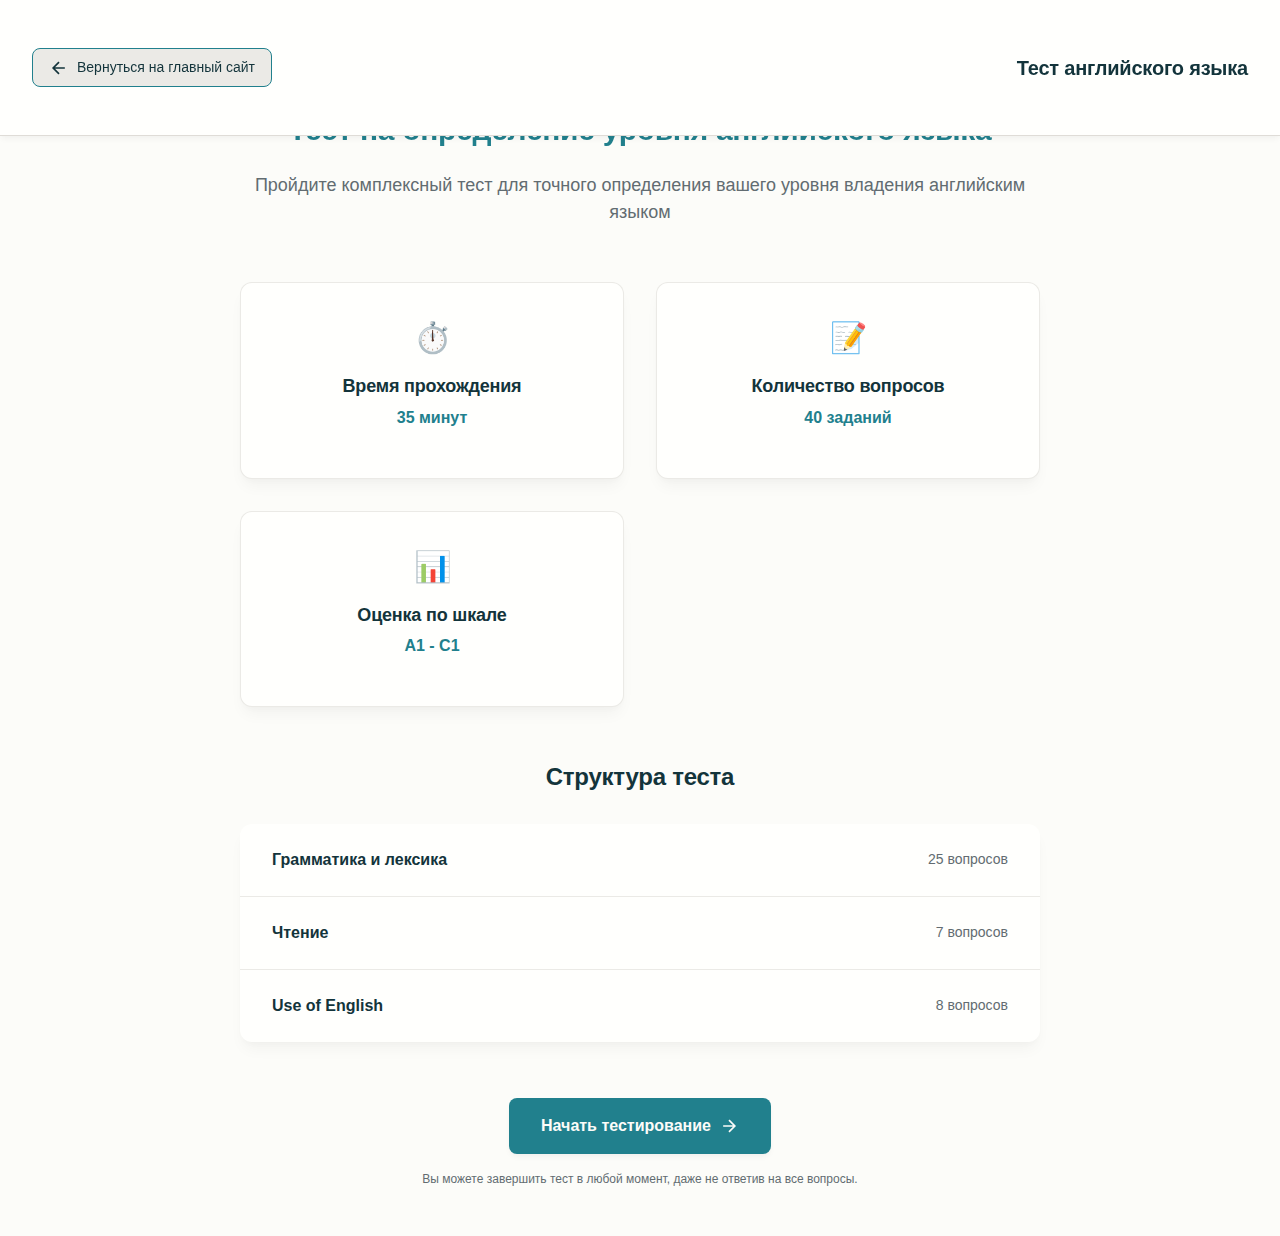
<file: index.html>
<!DOCTYPE html>
<html lang="ru">
<head>
    <meta charset="UTF-8">
    <meta name="viewport" content="width=device-width, initial-scale=1.0">
    <title>Тест на определение уровня английского языка</title>
    <link rel="stylesheet" href="test-style.css">
</head>
<body>
    <!-- Header with back button -->
    <header class="test-header-nav">
        <div class="container">
            <div class="nav-content">
                <a href="../index.html#contact" class="back-to-main">
                    <svg width="20" height="20" viewBox="0 0 24 24" fill="none" stroke="currentColor" stroke-width="2">
                        <path d="M19 12H5M12 19l-7-7 7-7"></path>
                    </svg>
                    Вернуться на главный сайт
                </a>
                <h3>Тест английского языка</h3>
            </div>
        </div>
    </header>

    <!-- Welcome Page -->
    <div id="welcomePage" class="page active">
        <div class="container">
            <div class="welcome-content">
                <div class="hero-section">
                    <h1 class="hero-title">Тест на определение уровня английского языка</h1>
                    <p class="hero-description">
                        Пройдите комплексный тест для точного определения вашего уровня владения английским языком
                    </p>
                </div>
                
                <div class="test-info-grid">
                    <div class="info-card">
                        <div class="info-icon">⏱️</div>
                        <h3>Время прохождения</h3>
                        <p>35 минут</p>
                    </div>
                    <div class="info-card">
                        <div class="info-icon">📝</div>
                        <h3>Количество вопросов</h3>
                        <p>40 заданий</p>
                    </div>
                    <div class="info-card">
                        <div class="info-icon">📊</div>
                        <h3>Оценка по шкале</h3>
                        <p>A1 - C1</p>
                    </div>
                </div>

                <div class="test-structure">
                    <h2>Структура теста</h2>
                    <div class="structure-list">
                        <div class="structure-item">
                            <span class="section-name">Грамматика и лексика</span>
                            <span class="section-count">25 вопросов</span>
                        </div>
                        <div class="structure-item">
                            <span class="section-name">Чтение</span>
                            <span class="section-count">7 вопросов</span>
                        </div>
                        <div class="structure-item">
                            <span class="section-name">Use of English</span>
                            <span class="section-count">8 вопросов</span>
                        </div>
                    </div>
                </div>

                <div class="start-section">
                    <button id="startTestBtn" class="btn btn-primary btn-large">
                        Начать тестирование
                        <svg width="20" height="20" viewBox="0 0 24 24" fill="none" stroke="currentColor" stroke-width="2">
                            <path d="M5 12h14M12 5l7 7-7 7"></path>
                        </svg>
                    </button>
                    <p class="test-note">Вы можете завершить тест в любой момент, даже не ответив на все вопросы.</p>
                </div>
            </div>
        </div>
    </div>

    <!-- Test Page -->
    <div id="testPage" class="page">
        <div class="container">
            <div class="test-progress-header">
                <div class="test-progress">
                    <div class="progress-info">
                        <span id="currentQuestion">1</span> из <span id="totalQuestions">40</span>
                    </div>
                    <div class="progress-bar">
                        <div id="progressFill" class="progress-fill"></div>
                    </div>
                </div>
                <div class="test-timer">
                    <div class="timer-icon">⏰</div>
                    <span id="timeRemaining">35:00</span>
                </div>
            </div>

            <!-- Question Navigation Panel -->
            <div class="question-nav-panel">
                <h4>Навигация по вопросам</h4>
                <div id="questionNavButtons" class="nav-buttons-grid">
                    <!-- Buttons will be generated here -->
                </div>
                <div class="nav-legend">
                    <div class="legend-item">
                        <div class="legend-color answered"></div>
                        <span>Отвечено</span>
                    </div>
                    <div class="legend-item">
                        <div class="legend-color current"></div>
                        <span>Текущий</span>
                    </div>
                    <div class="legend-item">
                        <div class="legend-color unanswered"></div>
                        <span>Не отвечено</span>
                    </div>
                </div>
            </div>

            <div class="question-container">
                <div id="questionContent" class="question-content">
                    <!-- Question will be loaded here -->
                </div>

                <div class="test-navigation">
                    <button id="prevBtn" class="btn btn-secondary">← Назад</button>
                    <div class="nav-center">
                        <button id="finishBtn" class="btn btn-warning">Завершить тест</button>
                    </div>
                    <button id="nextBtn" class="btn btn-primary">Далее →</button>
                </div>
            </div>
        </div>
    </div>

    <!-- Results Page -->
    <div id="resultsPage" class="page">
        <div class="container">
            <div class="results-content">
                <div class="results-header">
                    <h1>Результаты тестирования</h1>
                    <div class="score-circle">
                        <div class="score-number" id="scoreNumber">0</div>
                        <div class="score-total">из 40</div>
                    </div>
                </div>

                <div class="level-card" id="levelCard">
                    <div class="level-badge" id="levelBadge">A1</div>
                    <h2 id="levelTitle">Начальный уровень</h2>
                    <p id="levelDescription">Описание уровня будет здесь</p>
                </div>

                <div class="results-stats">
                    <div class="stat-item">
                        <span class="stat-label">Правильных ответов:</span>
                        <span class="stat-value" id="correctAnswers">0</span>
                    </div>
                    <div class="stat-item">
                        <span class="stat-label">Процент выполнения:</span>
                        <span class="stat-value" id="percentage">0%</span>
                    </div>
                    <div class="stat-item">
                        <span class="stat-label">Время прохождения:</span>
                        <span class="stat-value" id="timeTaken">00:00</span>
                    </div>
                    <div class="stat-item">
                        <span class="stat-label">Пропущено вопросов:</span>
                        <span class="stat-value" id="skippedCount">0</span>
                    </div>
                </div>

                <div class="results-actions">
                    <h3>Что делать дальше?</h3>
                    <div class="action-buttons">
                        <a href="../index.html#contact" class="btn btn-primary btn-large">
                            Связаться с репетитором
                            <svg width="20" height="20" viewBox="0 0 24 24" fill="none" stroke="currentColor" stroke-width="2">
                                <path d="M21 11.5a8.38 8.38 0 0 1-.9 3.8 8.5 8.5 0 0 1-7.6 4.7 8.38 8.38 0 0 1-3.8-.9L3 21l1.9-5.7a8.38 8.38 0 0 1-.9-3.8 8.5 8.5 0 0 1 4.7-7.6 8.38 8.38 0 0 1 3.8-.9h.5a8.48 8.48 0 0 1 8 8v.5z"></path>
                            </svg>
                        </a>
                        <button id="retakeBtn" class="btn btn-secondary btn-large">
                            Пройти тест заново
                        </button>
                        <a href="../index.html" class="btn btn-outline btn-large">
                            Вернуться на главную
                        </a>
                    </div>
                </div>
            </div>
        </div>
    </div>

    <!-- Warning Modal -->
    <div id="warningModal" class="modal">
        <div class="modal-content">
            <h3>Внимание!</h3>
            <p id="warningText">Вы не ответили на следующие вопросы:</p>
            <div id="unansweredList" class="unanswered-list"></div>
            <p class="warning-note">Вы можете вернуться и ответить на них, или завершить тест с текущими результатами.</p>
            <div class="modal-actions">
                <button id="continueTestBtn" class="btn btn-secondary">Продолжить тест</button>
                <button id="finishAnywayBtn" class="btn btn-warning">Завершить тест</button>
            </div>
        </div>
    </div>

    <script src="test-app.js"></script>
</body>
</html>
</file>
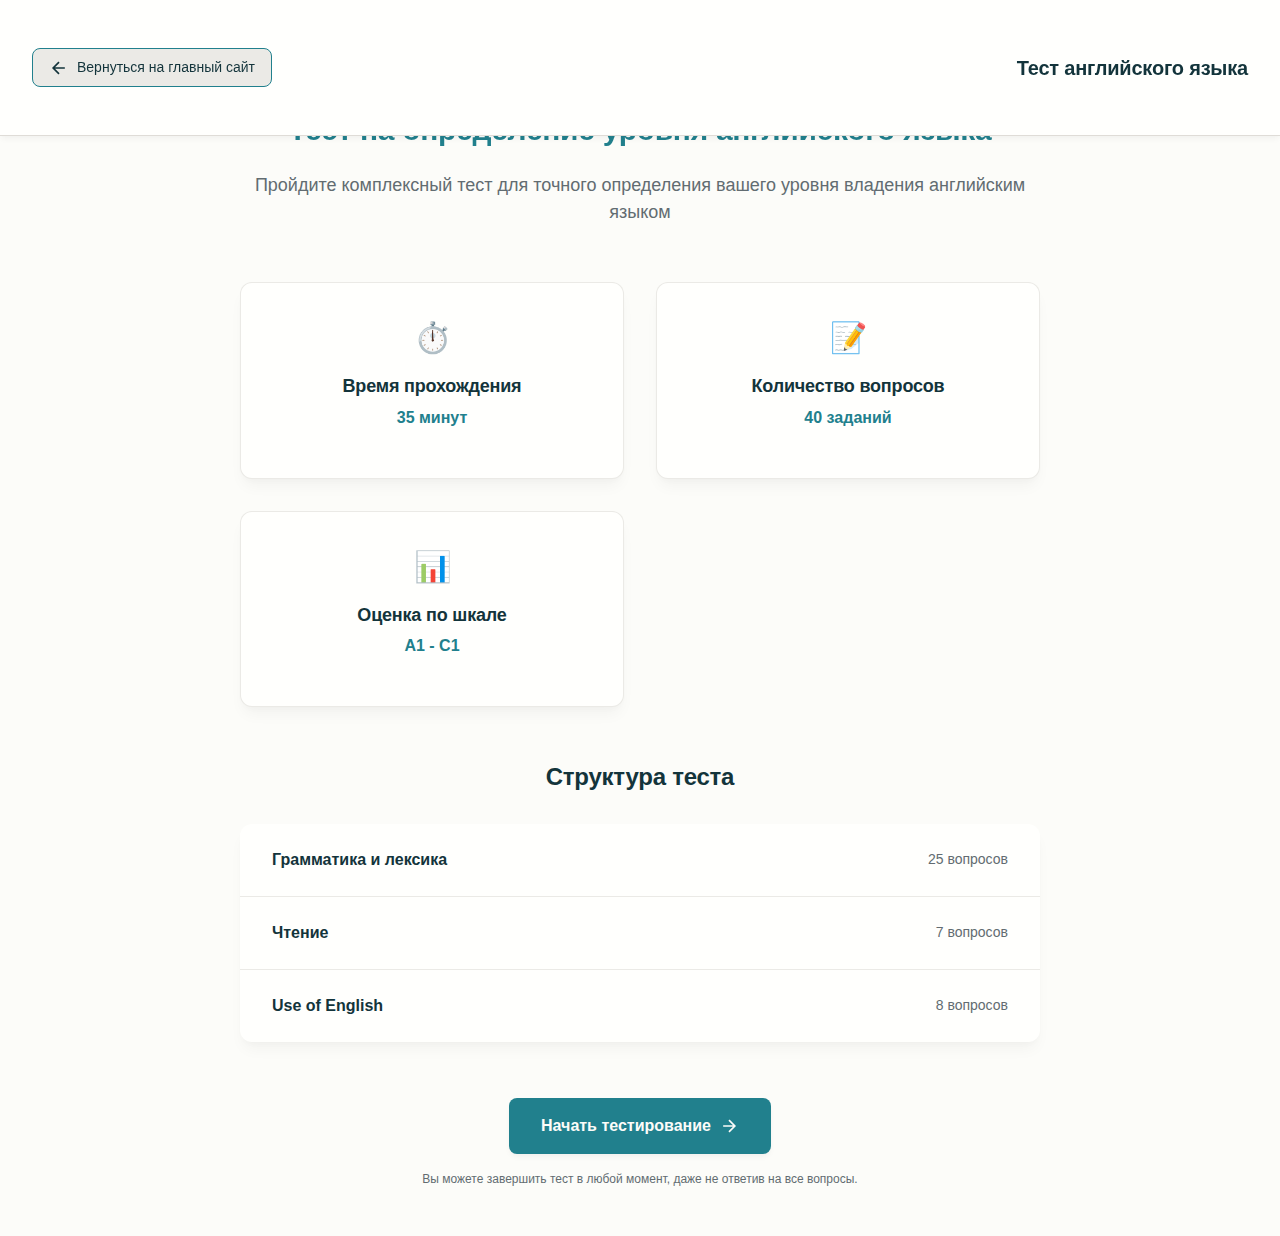
<file: index-updated.html>
<!DOCTYPE html>
<html lang="ru">
<head>
    <meta charset="UTF-8">
    <meta name="viewport" content="width=device-width, initial-scale=1.0">
    <title>Тест на определение уровня английского языка</title>
    <link rel="stylesheet" href="test-style.css">
</head>
<body>
    <!-- Header with back button -->
    <header class="test-header-nav">
        <div class="container">
            <div class="nav-content">
                <a href="../index.html#contact" class="back-to-main">
                    <svg width="20" height="20" viewBox="0 0 24 24" fill="none" stroke="currentColor" stroke-width="2">
                        <path d="M19 12H5M12 19l-7-7 7-7"></path>
                    </svg>
                    Вернуться на главный сайт
                </a>
                <h3>Тест английского языка</h3>
            </div>
        </div>
    </header>

    <!-- Welcome Page -->
    <div id="welcomePage" class="page active">
        <div class="container">
            <div class="welcome-content">
                <div class="hero-section">
                    <h1 class="hero-title">Тест на определение уровня английского языка</h1>
                    <p class="hero-description">
                        Пройдите комплексный тест для точного определения вашего уровня владения английским языком
                    </p>
                </div>
                
                <div class="test-info-grid">
                    <div class="info-card">
                        <div class="info-icon">⏱️</div>
                        <h3>Время прохождения</h3>
                        <p>35 минут</p>
                    </div>
                    <div class="info-card">
                        <div class="info-icon">📝</div>
                        <h3>Количество вопросов</h3>
                        <p>40 заданий</p>
                    </div>
                    <div class="info-card">
                        <div class="info-icon">📊</div>
                        <h3>Оценка по шкале</h3>
                        <p>A1 - C1</p>
                    </div>
                </div>

                <div class="test-structure">
                    <h2>Структура теста</h2>
                    <div class="structure-list">
                        <div class="structure-item">
                            <span class="section-name">Грамматика и лексика</span>
                            <span class="section-count">25 вопросов</span>
                        </div>
                        <div class="structure-item">
                            <span class="section-name">Чтение</span>
                            <span class="section-count">7 вопросов</span>
                        </div>
                        <div class="structure-item">
                            <span class="section-name">Use of English</span>
                            <span class="section-count">8 вопросов</span>
                        </div>
                    </div>
                </div>

                <div class="start-section">
                    <button id="startTestBtn" class="btn btn-primary btn-large">
                        Начать тестирование
                        <svg width="20" height="20" viewBox="0 0 24 24" fill="none" stroke="currentColor" stroke-width="2">
                            <path d="M5 12h14M12 5l7 7-7 7"></path>
                        </svg>
                    </button>
                    <p class="test-note">Вы можете завершить тест в любой момент, даже не ответив на все вопросы.</p>
                </div>
            </div>
        </div>
    </div>

    <!-- Test Page -->
    <div id="testPage" class="page">
        <div class="container">
            <div class="test-progress-header">
                <div class="test-progress">
                    <div class="progress-info">
                        <span id="currentQuestion">1</span> из <span id="totalQuestions">40</span>
                    </div>
                    <div class="progress-bar">
                        <div id="progressFill" class="progress-fill"></div>
                    </div>
                </div>
                <div class="test-timer">
                    <div class="timer-icon">⏰</div>
                    <span id="timeRemaining">35:00</span>
                </div>
            </div>

            <!-- Question Navigation Panel -->
            <div class="question-nav-panel">
                <h4>Навигация по вопросам</h4>
                <div id="questionNavButtons" class="nav-buttons-grid">
                    <!-- Buttons will be generated here -->
                </div>
                <div class="nav-legend">
                    <div class="legend-item">
                        <div class="legend-color answered"></div>
                        <span>Отвечено</span>
                    </div>
                    <div class="legend-item">
                        <div class="legend-color current"></div>
                        <span>Текущий</span>
                    </div>
                    <div class="legend-item">
                        <div class="legend-color unanswered"></div>
                        <span>Не отвечено</span>
                    </div>
                </div>
            </div>

            <div class="question-container">
                <div id="questionContent" class="question-content">
                    <!-- Question will be loaded here -->
                </div>

                <div class="test-navigation">
                    <button id="prevBtn" class="btn btn-secondary">← Назад</button>
                    <div class="nav-center">
                        <button id="finishBtn" class="btn btn-warning">Завершить тест</button>
                    </div>
                    <button id="nextBtn" class="btn btn-primary">Далее →</button>
                </div>
            </div>
        </div>
    </div>

    <!-- Results Page -->
    <div id="resultsPage" class="page">
        <div class="container">
            <div class="results-content">
                <div class="results-header">
                    <h1>Результаты тестирования</h1>
                    <div class="score-circle">
                        <div class="score-number" id="scoreNumber">0</div>
                        <div class="score-total">из 40</div>
                    </div>
                </div>

                <div class="level-card" id="levelCard">
                    <div class="level-badge" id="levelBadge">A1</div>
                    <h2 id="levelTitle">Начальный уровень</h2>
                    <p id="levelDescription">Описание уровня будет здесь</p>
                </div>

                <div class="results-stats">
                    <div class="stat-item">
                        <span class="stat-label">Правильных ответов:</span>
                        <span class="stat-value" id="correctAnswers">0</span>
                    </div>
                    <div class="stat-item">
                        <span class="stat-label">Процент выполнения:</span>
                        <span class="stat-value" id="percentage">0%</span>
                    </div>
                    <div class="stat-item">
                        <span class="stat-label">Время прохождения:</span>
                        <span class="stat-value" id="timeTaken">00:00</span>
                    </div>
                    <div class="stat-item">
                        <span class="stat-label">Пропущено вопросов:</span>
                        <span class="stat-value" id="skippedCount">0</span>
                    </div>
                </div>

                <div class="results-actions">
                    <h3>Что делать дальше?</h3>
                    <div class="action-buttons">
                        <a href="../index.html#contact" class="btn btn-primary btn-large">
                            Связаться с репетитором
                            <svg width="20" height="20" viewBox="0 0 24 24" fill="none" stroke="currentColor" stroke-width="2">
                                <path d="M21 11.5a8.38 8.38 0 0 1-.9 3.8 8.5 8.5 0 0 1-7.6 4.7 8.38 8.38 0 0 1-3.8-.9L3 21l1.9-5.7a8.38 8.38 0 0 1-.9-3.8 8.5 8.5 0 0 1 4.7-7.6 8.38 8.38 0 0 1 3.8-.9h.5a8.48 8.48 0 0 1 8 8v.5z"></path>
                            </svg>
                        </a>
                        <button id="retakeBtn" class="btn btn-secondary btn-large">
                            Пройти тест заново
                        </button>
                        <a href="../index.html" class="btn btn-outline btn-large">
                            Вернуться на главную
                        </a>
                    </div>
                </div>
            </div>
        </div>
    </div>

    <!-- Warning Modal -->
    <div id="warningModal" class="modal">
        <div class="modal-content">
            <h3>Внимание!</h3>
            <p id="warningText">Вы не ответили на следующие вопросы:</p>
            <div id="unansweredList" class="unanswered-list"></div>
            <p class="warning-note">Вы можете вернуться и ответить на них, или завершить тест с текущими результатами.</p>
            <div class="modal-actions">
                <button id="continueTestBtn" class="btn btn-secondary">Продолжить тест</button>
                <button id="finishAnywayBtn" class="btn btn-warning">Завершить тест</button>
            </div>
        </div>
    </div>

    <script src="test-app.js"></script>
</body>
</html>
</file>
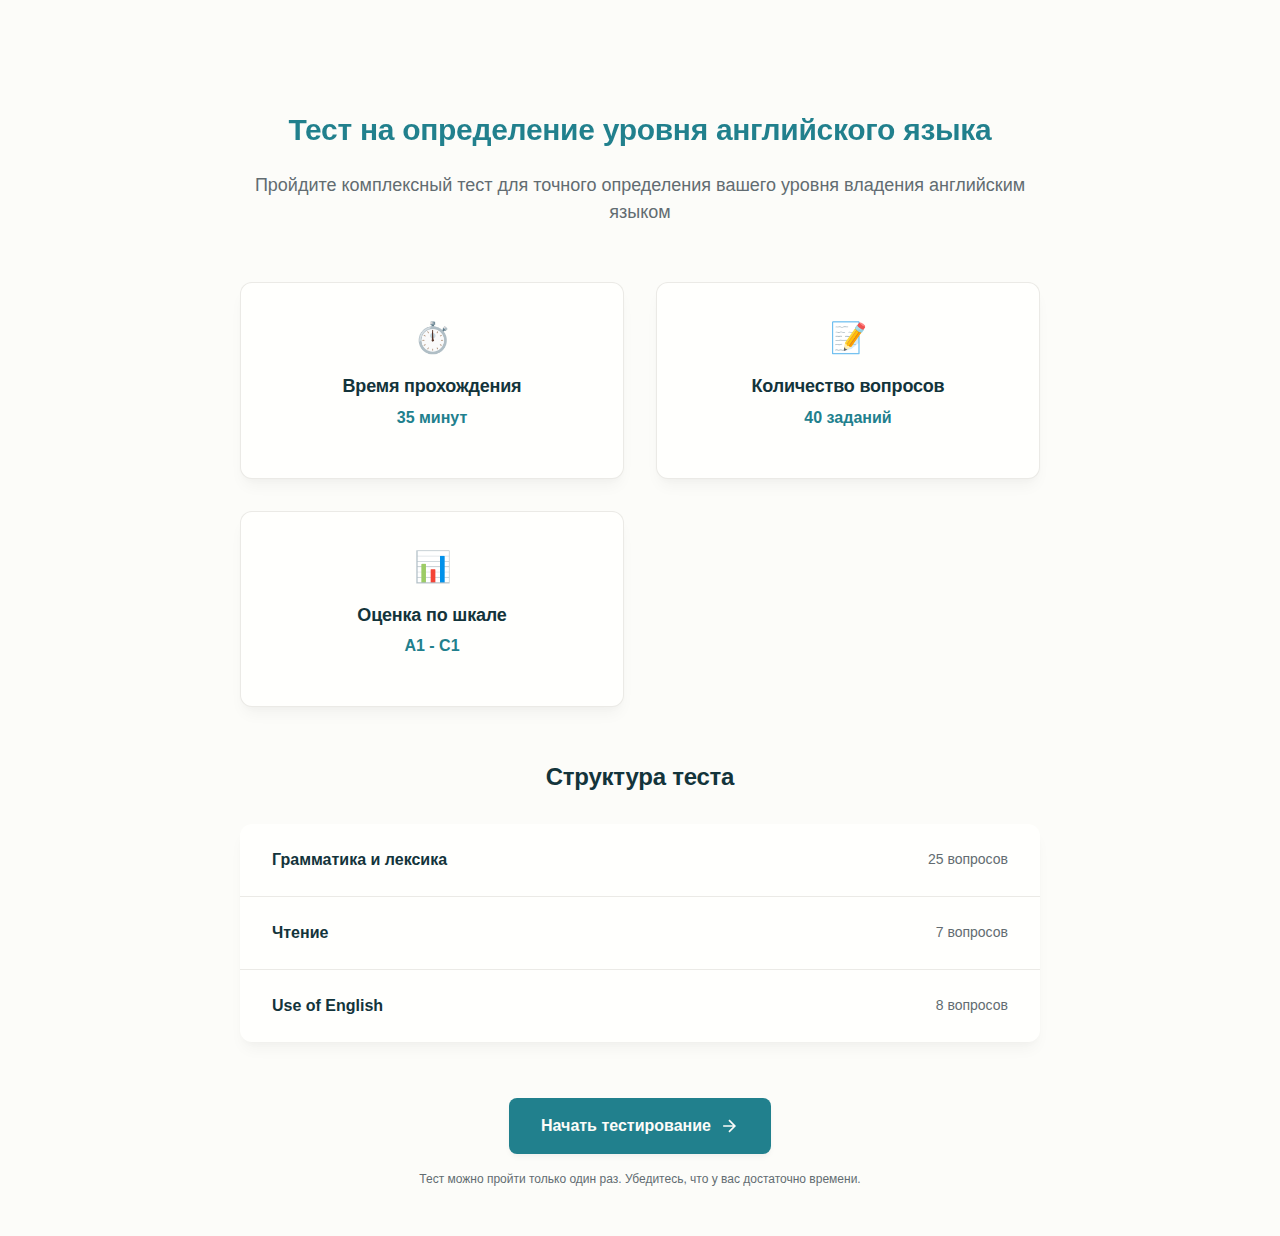
<file: test.html>
<!DOCTYPE html>
<html lang="ru">
<head>
    <meta charset="UTF-8">
    <meta name="viewport" content="width=device-width, initial-scale=1.0">
    <title>Тест на определение уровня английского языка</title>
    <link rel="stylesheet" href="test-style.css">
</head>
<body>
    <!-- Welcome Page -->
    <div id="welcomePage" class="page active">
        <div class="container">
            <div class="welcome-content">
                <div class="hero-section">
                    <h1 class="hero-title">Тест на определение уровня английского языка</h1>
                    <p class="hero-description">
                        Пройдите комплексный тест для точного определения вашего уровня владения английским языком
                    </p>
                </div>
                
                <div class="test-info-grid">
                    <div class="info-card">
                        <div class="info-icon">⏱️</div>
                        <h3>Время прохождения</h3>
                        <p>35 минут</p>
                    </div>
                    <div class="info-card">
                        <div class="info-icon">📝</div>
                        <h3>Количество вопросов</h3>
                        <p>40 заданий</p>
                    </div>
                    <div class="info-card">
                        <div class="info-icon">📊</div>
                        <h3>Оценка по шкале</h3>
                        <p>A1 - C1</p>
                    </div>
                </div>

                <div class="test-structure">
                    <h2>Структура теста</h2>
                    <div class="structure-list">
                        <div class="structure-item">
                            <span class="section-name">Грамматика и лексика</span>
                            <span class="section-count">25 вопросов</span>
                        </div>
                        <div class="structure-item">
                            <span class="section-name">Чтение</span>
                            <span class="section-count">7 вопросов</span>
                        </div>
                        <div class="structure-item">
                            <span class="section-name">Use of English</span>
                            <span class="section-count">8 вопросов</span>
                        </div>
                    </div>
                </div>

                <div class="start-section">
                    <button id="startTestBtn" class="btn btn-primary btn-large">
                        Начать тестирование
                        <svg width="20" height="20" viewBox="0 0 24 24" fill="none" stroke="currentColor" stroke-width="2">
                            <path d="M5 12h14M12 5l7 7-7 7"></path>
                        </svg>
                    </button>
                    <p class="test-note">Тест можно пройти только один раз. Убедитесь, что у вас достаточно времени.</p>
                </div>
            </div>
        </div>
    </div>

    <!-- Test Page -->
    <div id="testPage" class="page">
        <div class="container">
            <div class="test-header">
                <div class="test-progress">
                    <div class="progress-info">
                        <span id="currentQuestion">1</span> из <span id="totalQuestions">40</span>
                    </div>
                    <div class="progress-bar">
                        <div id="progressFill" class="progress-fill"></div>
                    </div>
                </div>
                <div class="test-timer">
                    <div class="timer-icon">⏰</div>
                    <span id="timeRemaining">35:00</span>
                </div>
            </div>

            <div class="question-container">
                <div id="questionContent" class="question-content">
                    <!-- Question will be loaded here -->
                </div>

                <div class="test-navigation">
                    <button id="prevBtn" class="btn btn-secondary">← Назад</button>
                    <button id="nextBtn" class="btn btn-primary">Далее →</button>
                    <button id="finishBtn" class="btn btn-success" style="display: none;">Завершить тест</button>
                </div>
            </div>
        </div>
    </div>

    <!-- Results Page -->
    <div id="resultsPage" class="page">
        <div class="container">
            <div class="results-content">
                <div class="results-header">
                    <h1>Результаты тестирования</h1>
                    <div class="score-circle">
                        <div class="score-number" id="scoreNumber">0</div>
                        <div class="score-total">из 40</div>
                    </div>
                </div>

                <div class="level-card" id="levelCard">
                    <div class="level-badge" id="levelBadge">A1</div>
                    <h2 id="levelTitle">Начальный уровень</h2>
                    <p id="levelDescription">Описание уровня будет здесь</p>
                </div>

                <div class="results-stats">
                    <div class="stat-item">
                        <span class="stat-label">Правильных ответов:</span>
                        <span class="stat-value" id="correctAnswers">0</span>
                    </div>
                    <div class="stat-item">
                        <span class="stat-label">Процент выполнения:</span>
                        <span class="stat-value" id="percentage">0%</span>
                    </div>
                    <div class="stat-item">
                        <span class="stat-label">Время прохождения:</span>
                        <span class="stat-value" id="timeTaken">00:00</span>
                    </div>
                </div>

                <div class="results-actions">
                    <h3>Что делать дальше?</h3>
                    <div class="action-buttons">
                        <a href="index.html" class="btn btn-primary btn-large">
                            Связаться с репетитором
                            <svg width="20" height="20" viewBox="0 0 24 24" fill="none" stroke="currentColor" stroke-width="2">
                                <path d="M21 11.5a8.38 8.38 0 0 1-.9 3.8 8.5 8.5 0 0 1-7.6 4.7 8.38 8.38 0 0 1-3.8-.9L3 21l1.9-5.7a8.38 8.38 0 0 1-.9-3.8 8.5 8.5 0 0 1 4.7-7.6 8.38 8.38 0 0 1 3.8-.9h.5a8.48 8.48 0 0 1 8 8v.5z"></path>
                            </svg>
                        </a>
                        <button id="retakeBtn" class="btn btn-secondary btn-large">
                            Пройти тест заново
                        </button>
                    </div>
                </div>
            </div>
        </div>
    </div>

    <script src="test-app.js"></script>
</body>
</html>
</file>
<file: test-style.css>
:root {
  /* Primitive Color Tokens */
  --color-white: rgba(255, 255, 255, 1);
  --color-black: rgba(0, 0, 0, 1);
  --color-cream-50: rgba(252, 252, 249, 1);
  --color-cream-100: rgba(255, 255, 253, 1);
  --color-gray-200: rgba(245, 245, 245, 1);
  --color-gray-300: rgba(167, 169, 169, 1);
  --color-gray-400: rgba(119, 124, 124, 1);
  --color-slate-500: rgba(98, 108, 113, 1);
  --color-brown-600: rgba(94, 82, 64, 1);
  --color-charcoal-700: rgba(31, 33, 33, 1);
  --color-charcoal-800: rgba(38, 40, 40, 1);
  --color-slate-900: rgba(19, 52, 59, 1);
  --color-teal-300: rgba(50, 184, 198, 1);
  --color-teal-400: rgba(45, 166, 178, 1);
  --color-teal-500: rgba(33, 128, 141, 1);
  --color-teal-600: rgba(29, 116, 128, 1);
  --color-teal-700: rgba(26, 104, 115, 1);
  --color-teal-800: rgba(41, 150, 161, 1);
  --color-red-400: rgba(255, 84, 89, 1);
  --color-red-500: rgba(192, 21, 47, 1);
  --color-orange-400: rgba(230, 129, 97, 1);
  --color-orange-500: rgba(168, 75, 47, 1);

  /* RGB versions for opacity control */
  --color-brown-600-rgb: 94, 82, 64;
  --color-teal-500-rgb: 33, 128, 141;
  --color-slate-900-rgb: 19, 52, 59;
  --color-slate-500-rgb: 98, 108, 113;
  --color-red-500-rgb: 192, 21, 47;
  --color-red-400-rgb: 255, 84, 89;
  --color-orange-500-rgb: 168, 75, 47;
  --color-orange-400-rgb: 230, 129, 97;

  /* Background color tokens (Light Mode) */
  --color-bg-1: rgba(59, 130, 246, 0.08); /* Light blue */
  --color-bg-2: rgba(245, 158, 11, 0.08); /* Light yellow */
  --color-bg-3: rgba(34, 197, 94, 0.08); /* Light green */
  --color-bg-4: rgba(239, 68, 68, 0.08); /* Light red */
  --color-bg-5: rgba(147, 51, 234, 0.08); /* Light purple */
  --color-bg-6: rgba(249, 115, 22, 0.08); /* Light orange */
  --color-bg-7: rgba(236, 72, 153, 0.08); /* Light pink */
  --color-bg-8: rgba(6, 182, 212, 0.08); /* Light cyan */

  /* Semantic Color Tokens (Light Mode) */
  --color-background: var(--color-cream-50);
  --color-surface: var(--color-cream-100);
  --color-text: var(--color-slate-900);
  --color-text-secondary: var(--color-slate-500);
  --color-primary: var(--color-teal-500);
  --color-primary-hover: var(--color-teal-600);
  --color-primary-active: var(--color-teal-700);
  --color-secondary: rgba(var(--color-brown-600-rgb), 0.12);
  --color-secondary-hover: rgba(var(--color-brown-600-rgb), 0.2);
  --color-secondary-active: rgba(var(--color-brown-600-rgb), 0.25);
  --color-border: rgba(var(--color-brown-600-rgb), 0.2);
  --color-btn-primary-text: var(--color-cream-50);
  --color-card-border: rgba(var(--color-brown-600-rgb), 0.12);
  --color-card-border-inner: rgba(var(--color-brown-600-rgb), 0.12);
  --color-error: var(--color-red-500);
  --color-success: var(--color-teal-500);
  --color-warning: var(--color-orange-500);
  --color-info: var(--color-slate-500);
  --color-focus-ring: rgba(var(--color-teal-500-rgb), 0.4);
  --color-select-caret: rgba(var(--color-slate-900-rgb), 0.8);

  /* Common style patterns */
  --focus-ring: 0 0 0 3px var(--color-focus-ring);
  --focus-outline: 2px solid var(--color-primary);
  --status-bg-opacity: 0.15;
  --status-border-opacity: 0.25;
  --select-caret-light: url("data:image/svg+xml,%3Csvg xmlns='http://www.w3.org/2000/svg' width='16' height='16' viewBox='0 0 24 24' fill='none' stroke='%23134252' stroke-width='2' stroke-linecap='round' stroke-linejoin='round'%3E%3Cpolyline points='6 9 12 15 18 9'%3E%3C/polyline%3E%3C/svg%3E");
  --select-caret-dark: url("data:image/svg+xml,%3Csvg xmlns='http://www.w3.org/2000/svg' width='16' height='16' viewBox='0 0 24 24' fill='none' stroke='%23f5f5f5' stroke-width='2' stroke-linecap='round' stroke-linejoin='round'%3E%3Cpolyline points='6 9 12 15 18 9'%3E%3C/polyline%3E%3C/svg%3E");

  /* RGB versions for opacity control */
  --color-success-rgb: 33, 128, 141;
  --color-error-rgb: 192, 21, 47;
  --color-warning-rgb: 168, 75, 47;
  --color-info-rgb: 98, 108, 113;

  /* Typography */
  --font-family-base: "FKGroteskNeue", "Geist", "Inter", -apple-system,
    BlinkMacSystemFont, "Segoe UI", Roboto, sans-serif;
  --font-family-mono: "Berkeley Mono", ui-monospace, SFMono-Regular, Menlo,
    Monaco, Consolas, monospace;
  --font-size-xs: 11px;
  --font-size-sm: 12px;
  --font-size-base: 14px;
  --font-size-md: 14px;
  --font-size-lg: 16px;
  --font-size-xl: 18px;
  --font-size-2xl: 20px;
  --font-size-3xl: 24px;
  --font-size-4xl: 30px;
  --font-weight-normal: 400;
  --font-weight-medium: 500;
  --font-weight-semibold: 550;
  --font-weight-bold: 600;
  --line-height-tight: 1.2;
  --line-height-normal: 1.5;
  --letter-spacing-tight: -0.01em;

  /* Spacing */
  --space-0: 0;
  --space-1: 1px;
  --space-2: 2px;
  --space-4: 4px;
  --space-6: 6px;
  --space-8: 8px;
  --space-10: 10px;
  --space-12: 12px;
  --space-16: 16px;
  --space-20: 20px;
  --space-24: 24px;
  --space-32: 32px;

  /* Border Radius */
  --radius-sm: 6px;
  --radius-base: 8px;
  --radius-md: 10px;
  --radius-lg: 12px;
  --radius-full: 9999px;

  /* Shadows */
  --shadow-xs: 0 1px 2px rgba(0, 0, 0, 0.02);
  --shadow-sm: 0 1px 3px rgba(0, 0, 0, 0.04), 0 1px 2px rgba(0, 0, 0, 0.02);
  --shadow-md: 0 4px 6px -1px rgba(0, 0, 0, 0.04),
    0 2px 4px -1px rgba(0, 0, 0, 0.02);
  --shadow-lg: 0 10px 15px -3px rgba(0, 0, 0, 0.04),
    0 4px 6px -2px rgba(0, 0, 0, 0.02);
  --shadow-inset-sm: inset 0 1px 0 rgba(255, 255, 255, 0.15),
    inset 0 -1px 0 rgba(0, 0, 0, 0.03);

  /* Animation */
  --duration-fast: 150ms;
  --duration-normal: 250ms;
  --ease-standard: cubic-bezier(0.16, 1, 0.3, 1);

  /* Layout */
  --container-sm: 640px;
  --container-md: 768px;
  --container-lg: 1024px;
  --container-xl: 1280px;
}

/* Dark mode colors */
@media (prefers-color-scheme: dark) {
  :root {
    /* RGB versions for opacity control (Dark Mode) */
    --color-gray-400-rgb: 119, 124, 124;
    --color-teal-300-rgb: 50, 184, 198;
    --color-gray-300-rgb: 167, 169, 169;
    --color-gray-200-rgb: 245, 245, 245;

    /* Background color tokens (Dark Mode) */
    --color-bg-1: rgba(29, 78, 216, 0.15); /* Dark blue */
    --color-bg-2: rgba(180, 83, 9, 0.15); /* Dark yellow */
    --color-bg-3: rgba(21, 128, 61, 0.15); /* Dark green */
    --color-bg-4: rgba(185, 28, 28, 0.15); /* Dark red */
    --color-bg-5: rgba(107, 33, 168, 0.15); /* Dark purple */
    --color-bg-6: rgba(194, 65, 12, 0.15); /* Dark orange */
    --color-bg-7: rgba(190, 24, 93, 0.15); /* Dark pink */
    --color-bg-8: rgba(8, 145, 178, 0.15); /* Dark cyan */

    /* Semantic Color Tokens (Dark Mode) */
    --color-background: var(--color-charcoal-700);
    --color-surface: var(--color-charcoal-800);
    --color-text: var(--color-gray-200);
    --color-text-secondary: rgba(var(--color-gray-300-rgb), 0.7);
    --color-primary: var(--color-teal-300);
    --color-primary-hover: var(--color-teal-400);
    --color-primary-active: var(--color-teal-800);
    --color-secondary: rgba(var(--color-gray-400-rgb), 0.15);
    --color-secondary-hover: rgba(var(--color-gray-400-rgb), 0.25);
    --color-secondary-active: rgba(var(--color-gray-400-rgb), 0.3);
    --color-border: rgba(var(--color-gray-400-rgb), 0.3);
    --color-error: var(--color-red-400);
    --color-success: var(--color-teal-300);
    --color-warning: var(--color-orange-400);
    --color-info: var(--color-gray-300);
    --color-focus-ring: rgba(var(--color-teal-300-rgb), 0.4);
    --color-btn-primary-text: var(--color-slate-900);
    --color-card-border: rgba(var(--color-gray-400-rgb), 0.2);
    --color-card-border-inner: rgba(var(--color-gray-400-rgb), 0.15);
    --shadow-inset-sm: inset 0 1px 0 rgba(255, 255, 255, 0.1),
      inset 0 -1px 0 rgba(0, 0, 0, 0.15);
    --button-border-secondary: rgba(var(--color-gray-400-rgb), 0.2);
    --color-border-secondary: rgba(var(--color-gray-400-rgb), 0.2);
    --color-select-caret: rgba(var(--color-gray-200-rgb), 0.8);

    /* Common style patterns - updated for dark mode */
    --focus-ring: 0 0 0 3px var(--color-focus-ring);
    --focus-outline: 2px solid var(--color-primary);
    --status-bg-opacity: 0.15;
    --status-border-opacity: 0.25;
    --select-caret-light: url("data:image/svg+xml,%3Csvg xmlns='http://www.w3.org/2000/svg' width='16' height='16' viewBox='0 0 24 24' fill='none' stroke='%23134252' stroke-width='2' stroke-linecap='round' stroke-linejoin='round'%3E%3Cpolyline points='6 9 12 15 18 9'%3E%3C/polyline%3E%3C/svg%3E");
    --select-caret-dark: url("data:image/svg+xml,%3Csvg xmlns='http://www.w3.org/2000/svg' width='16' height='16' viewBox='0 0 24 24' fill='none' stroke='%23f5f5f5' stroke-width='2' stroke-linecap='round' stroke-linejoin='round'%3E%3Cpolyline points='6 9 12 15 18 9'%3E%3C/polyline%3E%3C/svg%3E");

    /* RGB versions for dark mode */
    --color-success-rgb: var(--color-teal-300-rgb);
    --color-error-rgb: var(--color-red-400-rgb);
    --color-warning-rgb: var(--color-orange-400-rgb);
    --color-info-rgb: var(--color-gray-300-rgb);
  }
}

/* Data attribute for manual theme switching */
[data-color-scheme="dark"] {
  /* RGB versions for opacity control (dark mode) */
  --color-gray-400-rgb: 119, 124, 124;
  --color-teal-300-rgb: 50, 184, 198;
  --color-gray-300-rgb: 167, 169, 169;
  --color-gray-200-rgb: 245, 245, 245;

  /* Colorful background palette - Dark Mode */
  --color-bg-1: rgba(29, 78, 216, 0.15); /* Dark blue */
  --color-bg-2: rgba(180, 83, 9, 0.15); /* Dark yellow */
  --color-bg-3: rgba(21, 128, 61, 0.15); /* Dark green */
  --color-bg-4: rgba(185, 28, 28, 0.15); /* Dark red */
  --color-bg-5: rgba(107, 33, 168, 0.15); /* Dark purple */
  --color-bg-6: rgba(194, 65, 12, 0.15); /* Dark orange */
  --color-bg-7: rgba(190, 24, 93, 0.15); /* Dark pink */
  --color-bg-8: rgba(8, 145, 178, 0.15); /* Dark cyan */

  /* Semantic Color Tokens (Dark Mode) */
  --color-background: var(--color-charcoal-700);
  --color-surface: var(--color-charcoal-800);
  --color-text: var(--color-gray-200);
  --color-text-secondary: rgba(var(--color-gray-300-rgb), 0.7);
  --color-primary: var(--color-teal-300);
  --color-primary-hover: var(--color-teal-400);
  --color-primary-active: var(--color-teal-800);
  --color-secondary: rgba(var(--color-gray-400-rgb), 0.15);
  --color-secondary-hover: rgba(var(--color-gray-400-rgb), 0.25);
  --color-secondary-active: rgba(var(--color-gray-400-rgb), 0.3);
  --color-border: rgba(var(--color-gray-400-rgb), 0.3);
  --color-error: var(--color-red-400);
  --color-success: var(--color-teal-300);
  --color-warning: var(--color-orange-400);
  --color-info: var(--color-gray-300);
  --color-focus-ring: rgba(var(--color-teal-300-rgb), 0.4);
  --color-btn-primary-text: var(--color-slate-900);
  --color-card-border: rgba(var(--color-gray-400-rgb), 0.15);
  --color-card-border-inner: rgba(var(--color-gray-400-rgb), 0.15);
  --shadow-inset-sm: inset 0 1px 0 rgba(255, 255, 255, 0.1),
    inset 0 -1px 0 rgba(0, 0, 0, 0.15);
  --color-border-secondary: rgba(var(--color-gray-400-rgb), 0.2);
  --color-select-caret: rgba(var(--color-gray-200-rgb), 0.8);

  /* Common style patterns - updated for dark mode */
  --focus-ring: 0 0 0 3px var(--color-focus-ring);
  --focus-outline: 2px solid var(--color-primary);
  --status-bg-opacity: 0.15;
  --status-border-opacity: 0.25;
  --select-caret-light: url("data:image/svg+xml,%3Csvg xmlns='http://www.w3.org/2000/svg' width='16' height='16' viewBox='0 0 24 24' fill='none' stroke='%23134252' stroke-width='2' stroke-linecap='round' stroke-linejoin='round'%3E%3Cpolyline points='6 9 12 15 18 9'%3E%3C/polyline%3E%3C/svg%3E");
  --select-caret-dark: url("data:image/svg+xml,%3Csvg xmlns='http://www.w3.org/2000/svg' width='16' height='16' viewBox='0 0 24 24' fill='none' stroke='%23f5f5f5' stroke-width='2' stroke-linecap='round' stroke-linejoin='round'%3E%3Cpolyline points='6 9 12 15 18 9'%3E%3C/polyline%3E%3C/svg%3E");

  /* RGB versions for dark mode */
  --color-success-rgb: var(--color-teal-300-rgb);
  --color-error-rgb: var(--color-red-400-rgb);
  --color-warning-rgb: var(--color-orange-400-rgb);
  --color-info-rgb: var(--color-gray-300-rgb);
}

[data-color-scheme="light"] {
  /* RGB versions for opacity control (light mode) */
  --color-brown-600-rgb: 94, 82, 64;
  --color-teal-500-rgb: 33, 128, 141;
  --color-slate-900-rgb: 19, 52, 59;

  /* Semantic Color Tokens (Light Mode) */
  --color-background: var(--color-cream-50);
  --color-surface: var(--color-cream-100);
  --color-text: var(--color-slate-900);
  --color-text-secondary: var(--color-slate-500);
  --color-primary: var(--color-teal-500);
  --color-primary-hover: var(--color-teal-600);
  --color-primary-active: var(--color-teal-700);
  --color-secondary: rgba(var(--color-brown-600-rgb), 0.12);
  --color-secondary-hover: rgba(var(--color-brown-600-rgb), 0.2);
  --color-secondary-active: rgba(var(--color-brown-600-rgb), 0.25);
  --color-border: rgba(var(--color-brown-600-rgb), 0.2);
  --color-btn-primary-text: var(--color-cream-50);
  --color-card-border: rgba(var(--color-brown-600-rgb), 0.12);
  --color-card-border-inner: rgba(var(--color-brown-600-rgb), 0.12);
  --color-error: var(--color-red-500);
  --color-success: var(--color-teal-500);
  --color-warning: var(--color-orange-500);
  --color-info: var(--color-slate-500);
  --color-focus-ring: rgba(var(--color-teal-500-rgb), 0.4);

  /* RGB versions for light mode */
  --color-success-rgb: var(--color-teal-500-rgb);
  --color-error-rgb: var(--color-red-500-rgb);
  --color-warning-rgb: var(--color-orange-500-rgb);
  --color-info-rgb: var(--color-slate-500-rgb);
}

/* Base styles */
html {
  font-size: var(--font-size-base);
  font-family: var(--font-family-base);
  line-height: var(--line-height-normal);
  color: var(--color-text);
  background-color: var(--color-background);
  -webkit-font-smoothing: antialiased;
  box-sizing: border-box;
}

body {
  margin: 0;
  padding: 0;
}

*,
*::before,
*::after {
  box-sizing: inherit;
}

/* Typography */
h1,
h2,
h3,
h4,
h5,
h6 {
  margin: 0;
  font-weight: var(--font-weight-semibold);
  line-height: var(--line-height-tight);
  color: var(--color-text);
  letter-spacing: var(--letter-spacing-tight);
}

h1 {
  font-size: var(--font-size-4xl);
}
h2 {
  font-size: var(--font-size-3xl);
}
h3 {
  font-size: var(--font-size-2xl);
}
h4 {
  font-size: var(--font-size-xl);
}
h5 {
  font-size: var(--font-size-lg);
}
h6 {
  font-size: var(--font-size-md);
}

p {
  margin: 0 0 var(--space-16) 0;
}

a {
  color: var(--color-primary);
  text-decoration: none;
  transition: color var(--duration-fast) var(--ease-standard);
}

a:hover {
  color: var(--color-primary-hover);
}

code,
pre {
  font-family: var(--font-family-mono);
  font-size: calc(var(--font-size-base) * 0.95);
  background-color: var(--color-secondary);
  border-radius: var(--radius-sm);
}

code {
  padding: var(--space-1) var(--space-4);
}

pre {
  padding: var(--space-16);
  margin: var(--space-16) 0;
  overflow: auto;
  border: 1px solid var(--color-border);
}

pre code {
  background: none;
  padding: 0;
}

/* Buttons */
.btn {
  display: inline-flex;
  align-items: center;
  justify-content: center;
  padding: var(--space-8) var(--space-16);
  border-radius: var(--radius-base);
  font-size: var(--font-size-base);
  font-weight: 500;
  line-height: 1.5;
  cursor: pointer;
  transition: all var(--duration-normal) var(--ease-standard);
  border: none;
  text-decoration: none;
  position: relative;
}

.btn:focus-visible {
  outline: none;
  box-shadow: var(--focus-ring);
}

.btn--primary {
  background: var(--color-primary);
  color: var(--color-btn-primary-text);
}

.btn--primary:hover {
  background: var(--color-primary-hover);
}

.btn--primary:active {
  background: var(--color-primary-active);
}

.btn--secondary {
  background: var(--color-secondary);
  color: var(--color-text);
}

.btn--secondary:hover {
  background: var(--color-secondary-hover);
}

.btn--secondary:active {
  background: var(--color-secondary-active);
}

.btn--outline {
  background: transparent;
  border: 1px solid var(--color-border);
  color: var(--color-text);
}

.btn--outline:hover {
  background: var(--color-secondary);
}

.btn--sm {
  padding: var(--space-4) var(--space-12);
  font-size: var(--font-size-sm);
  border-radius: var(--radius-sm);
}

.btn--lg {
  padding: var(--space-10) var(--space-20);
  font-size: var(--font-size-lg);
  border-radius: var(--radius-md);
}

.btn--full-width {
  width: 100%;
}

.btn:disabled {
  opacity: 0.5;
  cursor: not-allowed;
}

/* Form elements */
.form-control {
  display: block;
  width: 100%;
  padding: var(--space-8) var(--space-12);
  font-size: var(--font-size-md);
  line-height: 1.5;
  color: var(--color-text);
  background-color: var(--color-surface);
  border: 1px solid var(--color-border);
  border-radius: var(--radius-base);
  transition: border-color var(--duration-fast) var(--ease-standard),
    box-shadow var(--duration-fast) var(--ease-standard);
}

textarea.form-control {
  font-family: var(--font-family-base);
  font-size: var(--font-size-base);
}

select.form-control {
  padding: var(--space-8) var(--space-12);
  -webkit-appearance: none;
  -moz-appearance: none;
  appearance: none;
  background-image: var(--select-caret-light);
  background-repeat: no-repeat;
  background-position: right var(--space-12) center;
  background-size: 16px;
  padding-right: var(--space-32);
}

/* Add a dark mode specific caret */
@media (prefers-color-scheme: dark) {
  select.form-control {
    background-image: var(--select-caret-dark);
  }
}

/* Also handle data-color-scheme */
[data-color-scheme="dark"] select.form-control {
  background-image: var(--select-caret-dark);
}

[data-color-scheme="light"] select.form-control {
  background-image: var(--select-caret-light);
}

.form-control:focus {
  border-color: var(--color-primary);
  outline: var(--focus-outline);
}

.form-label {
  display: block;
  margin-bottom: var(--space-8);
  font-weight: var(--font-weight-medium);
  font-size: var(--font-size-sm);
}

.form-group {
  margin-bottom: var(--space-16);
}

/* Card component */
.card {
  background-color: var(--color-surface);
  border-radius: var(--radius-lg);
  border: 1px solid var(--color-card-border);
  box-shadow: var(--shadow-sm);
  overflow: hidden;
  transition: box-shadow var(--duration-normal) var(--ease-standard);
}

.card:hover {
  box-shadow: var(--shadow-md);
}

.card__body {
  padding: var(--space-16);
}

.card__header,
.card__footer {
  padding: var(--space-16);
  border-bottom: 1px solid var(--color-card-border-inner);
}

/* Status indicators - simplified with CSS variables */
.status {
  display: inline-flex;
  align-items: center;
  padding: var(--space-6) var(--space-12);
  border-radius: var(--radius-full);
  font-weight: var(--font-weight-medium);
  font-size: var(--font-size-sm);
}

.status--success {
  background-color: rgba(
    var(--color-success-rgb, 33, 128, 141),
    var(--status-bg-opacity)
  );
  color: var(--color-success);
  border: 1px solid
    rgba(var(--color-success-rgb, 33, 128, 141), var(--status-border-opacity));
}

.status--error {
  background-color: rgba(
    var(--color-error-rgb, 192, 21, 47),
    var(--status-bg-opacity)
  );
  color: var(--color-error);
  border: 1px solid
    rgba(var(--color-error-rgb, 192, 21, 47), var(--status-border-opacity));
}

.status--warning {
  background-color: rgba(
    var(--color-warning-rgb, 168, 75, 47),
    var(--status-bg-opacity)
  );
  color: var(--color-warning);
  border: 1px solid
    rgba(var(--color-warning-rgb, 168, 75, 47), var(--status-border-opacity));
}

.status--info {
  background-color: rgba(
    var(--color-info-rgb, 98, 108, 113),
    var(--status-bg-opacity)
  );
  color: var(--color-info);
  border: 1px solid
    rgba(var(--color-info-rgb, 98, 108, 113), var(--status-border-opacity));
}

/* Container layout */
.container {
  width: 100%;
  margin-right: auto;
  margin-left: auto;
  padding-right: var(--space-16);
  padding-left: var(--space-16);
}

@media (min-width: 640px) {
  .container {
    max-width: var(--container-sm);
  }
}
@media (min-width: 768px) {
  .container {
    max-width: var(--container-md);
  }
}
@media (min-width: 1024px) {
  .container {
    max-width: var(--container-lg);
  }
}
@media (min-width: 1280px) {
  .container {
    max-width: var(--container-xl);
  }
}

/* Utility classes */
.flex {
  display: flex;
}
.flex-col {
  flex-direction: column;
}
.items-center {
  align-items: center;
}
.justify-center {
  justify-content: center;
}
.justify-between {
  justify-content: space-between;
}
.gap-4 {
  gap: var(--space-4);
}
.gap-8 {
  gap: var(--space-8);
}
.gap-16 {
  gap: var(--space-16);
}

.m-0 {
  margin: 0;
}
.mt-8 {
  margin-top: var(--space-8);
}
.mb-8 {
  margin-bottom: var(--space-8);
}
.mx-8 {
  margin-left: var(--space-8);
  margin-right: var(--space-8);
}
.my-8 {
  margin-top: var(--space-8);
  margin-bottom: var(--space-8);
}

.p-0 {
  padding: 0;
}
.py-8 {
  padding-top: var(--space-8);
  padding-bottom: var(--space-8);
}
.px-8 {
  padding-left: var(--space-8);
  padding-right: var(--space-8);
}
.py-16 {
  padding-top: var(--space-16);
  padding-bottom: var(--space-16);
}
.px-16 {
  padding-left: var(--space-16);
  padding-right: var(--space-16);
}

.block {
  display: block;
}
.hidden {
  display: none;
}

/* Accessibility */
.sr-only {
  position: absolute;
  width: 1px;
  height: 1px;
  padding: 0;
  margin: -1px;
  overflow: hidden;
  clip: rect(0, 0, 0, 0);
  white-space: nowrap;
  border-width: 0;
}

:focus-visible {
  outline: var(--focus-outline);
  outline-offset: 2px;
}

/* Dark mode specifics */
[data-color-scheme="dark"] .btn--outline {
  border: 1px solid var(--color-border-secondary);
}

@font-face {
  font-family: 'FKGroteskNeue';
  src: url('https://r2cdn.perplexity.ai/fonts/FKGroteskNeue.woff2')
    format('woff2');
}

/* END PERPLEXITY DESIGN SYSTEM */
```css
* {
  margin: 0;
  padding: 0;
  box-sizing: border-box;
}

body {
  font-family: var(--font-family-base);
  background: var(--color-background);
  color: var(--color-text);
  line-height: var(--line-height-normal);
  min-height: 100vh;
}

.container {
  max-width: var(--container-xl);
  margin: 0 auto;
  padding: var(--space-32);
}

/* Header Navigation */
.test-header-nav {
  background: var(--color-surface);
  border-bottom: 1px solid var(--color-border);
  padding: var(--space-16) 0;
  position: fixed;
  top: 0;
  left: 0;
  right: 0;
  z-index: 1000;
  box-shadow: var(--shadow-md);
}

.nav-content {
  display: flex;
  justify-content: space-between;
  align-items: center;
}

.back-to-main {
  display: flex;
  align-items: center;
  gap: var(--space-8);
  color: var(--color-text);
  text-decoration: none;
  padding: var(--space-8) var(--space-16);
  border-radius: var(--radius-base);
  background: var(--color-secondary);
  border: 1px solid var(--color-primary);
  transition: all var(--duration-normal) var(--ease-standard);
}

.back-to-main:hover {
  background: var(--color-secondary-hover);
  transform: translateX(-2px);
}

/* Страницы */
.page {
  display: none;
  min-height: 100vh;
  padding-top: 80px; /* Для фиксированного header */
}

.page.active {
  display: block;
}

/* Стартовая страница */
.welcome-content {
  text-align: center;
  max-width: 800px;
  margin: 0 auto;
}

.hero-section {
  margin-bottom: 4rem;
}

.hero-title {
  font-size: var(--font-size-4xl);
  font-weight: var(--font-weight-bold);
  margin-bottom: var(--space-24);
  background: linear-gradient(135deg, var(--color-primary), var(--color-success));
  -webkit-background-clip: text;
  -webkit-text-fill-color: transparent;
  background-clip: text;
  line-height: var(--line-height-tight);
  letter-spacing: var(--letter-spacing-tight);
}

.hero-description {
  font-size: var(--font-size-xl);
  color: var(--color-text-secondary);
  margin-bottom: var(--space-32);
}

.test-info-grid {
  display: grid;
  grid-template-columns: repeat(auto-fit, minmax(250px, 1fr));
  gap: var(--space-32);
  margin-bottom: 4rem;
}

.info-card {
  background: var(--color-surface);
  border-radius: var(--radius-lg);
  padding: var(--space-32);
  box-shadow: var(--shadow-lg);
  border: 1px solid var(--color-card-border);
  transition: transform var(--duration-normal) var(--ease-standard), 
              box-shadow var(--duration-normal) var(--ease-standard);
}

.info-card:hover {
  transform: translateY(-5px);
  box-shadow: var(--shadow-lg);
}

.info-icon {
  font-size: var(--font-size-4xl);
  margin-bottom: var(--space-16);
}

.info-card h3 {
  font-size: var(--font-size-xl);
  margin-bottom: var(--space-8);
  font-weight: var(--font-weight-semibold);
}

.info-card p {
  font-size: var(--font-size-lg);
  font-weight: var(--font-weight-semibold);
  color: var(--color-primary);
}

.test-structure {
  margin-bottom: 4rem;
  text-align: left;
}

.test-structure h2 {
  text-align: center;
  margin-bottom: var(--space-32);
  font-size: var(--font-size-3xl);
  font-weight: var(--font-weight-semibold);
}

.structure-list {
  background: var(--color-surface);
  border-radius: var(--radius-lg);
  overflow: hidden;
  box-shadow: var(--shadow-lg);
}

.structure-item {
  display: flex;
  justify-content: space-between;
  align-items: center;
  padding: var(--space-24) var(--space-32);
  border-bottom: 1px solid var(--color-card-border-inner);
}

.structure-item:last-child {
  border-bottom: none;
}

.section-name {
  font-weight: var(--font-weight-semibold);
  font-size: var(--font-size-lg);
}

.section-count {
  color: var(--color-text-secondary);
  font-size: var(--font-size-base);
}

.start-section {
  text-align: center;
}

.test-note {
  margin-top: var(--space-16);
  color: var(--color-text-secondary);
  font-size: var(--font-size-sm);
}

/* Кнопки */
.btn {
  display: inline-flex;
  align-items: center;
  justify-content: center;
  gap: var(--space-8);
  padding: var(--space-12) var(--space-24);
  border: none;
  border-radius: var(--radius-base);
  font-weight: var(--font-weight-semibold);
  text-decoration: none;
  transition: all var(--duration-normal) var(--ease-standard);
  cursor: pointer;
  font-size: var(--font-size-base);
  font-family: var(--font-family-base);
}

.btn-large {
  padding: var(--space-16) var(--space-32);
  font-size: var(--font-size-lg);
}

.btn-primary {
  background: var(--color-primary);
  color: var(--color-btn-primary-text);
  box-shadow: var(--shadow-md);
}

.btn-primary:hover {
  background: var(--color-primary-hover);
  transform: translateY(-2px);
  box-shadow: var(--shadow-lg);
}

.btn-primary:active {
  background: var(--color-primary-active);
}

.btn-secondary {
  background: var(--color-secondary);
  color: var(--color-text);
  border: 1px solid var(--color-border);
}

.btn-secondary:hover {
  background: var(--color-secondary-hover);
}

.btn-secondary:active {
  background: var(--color-secondary-active);
}

.btn-warning {
  background: var(--color-warning);
  color: var(--color-btn-primary-text);
}

.btn-warning:hover {
  background: rgba(var(--color-warning-rgb), 0.8);
  transform: translateY(-2px);
}

.btn-success {
  background: var(--color-success);
  color: var(--color-btn-primary-text);
}

.btn-success:hover {
  background: rgba(var(--color-success-rgb), 0.8);
  transform: translateY(-2px);
}

.btn-outline {
  background: transparent;
  color: var(--color-text);
  border: 2px solid var(--color-primary);
}

.btn-outline:hover {
  background: var(--color-primary);
  color: var(--color-btn-primary-text);
}

.btn:focus-visible {
  outline: none;
  box-shadow: var(--focus-ring);
}

/* Страница теста */
.test-progress-header {
  display: flex;
  justify-content: space-between;
  align-items: center;
  margin-bottom: var(--space-32);
  padding: var(--space-24);
  background: var(--color-surface);
  border-radius: var(--radius-lg);
  box-shadow: var(--shadow-md);
}

.test-progress {
  flex: 1;
  margin-right: var(--space-32);
}

.progress-info {
  margin-bottom: var(--space-8);
  font-weight: var(--font-weight-semibold);
  color: var(--color-text-secondary);
}

.progress-bar {
  width: 100%;
  height: var(--space-8);
  background: var(--color-secondary);
  border-radius: var(--radius-sm);
  overflow: hidden;
}

.progress-fill {
  height: 100%;
  background: linear-gradient(135deg, var(--color-primary), var(--color-success));
  transition: width var(--duration-normal) var(--ease-standard);
  width: 0%;
}

.test-timer {
  display: flex;
  align-items: center;
  gap: var(--space-8);
  font-size: var(--font-size-xl);
  font-weight: var(--font-weight-semibold);
  color: var(--color-primary);
}

.timer-icon {
  font-size: var(--font-size-2xl);
}

/* Навигация по вопросам */
.question-nav-panel {
  background: var(--color-surface);
  border-radius: var(--radius-lg);
  padding: var(--space-32);
  margin-bottom: var(--space-32);
  box-shadow: var(--shadow-md);
}

.question-nav-panel h4 {
  margin-bottom: var(--space-16);
  color: var(--color-primary);
  font-weight: var(--font-weight-semibold);
}

.nav-buttons-grid {
  display: grid;
  grid-template-columns: repeat(auto-fill, minmax(40px, 1fr));
  gap: var(--space-8);
  margin-bottom: var(--space-16);
}

.nav-btn {
  width: 40px;
  height: 40px;
  border: none;
  border-radius: var(--radius-sm);
  font-weight: var(--font-weight-semibold);
  cursor: pointer;
  transition: all var(--duration-normal) var(--ease-standard);
  font-size: var(--font-size-sm);
  font-family: var(--font-family-base);
}

.nav-btn.unanswered {
  background: #64748b; /* Серый */
  color: white;
  border: 1px solid #64748b;
}

.nav-btn.answered {
  background: #22c55e; /* Зеленый */
  color: white;
  box-shadow: 0 0 10px rgba(34, 197, 94, 0.4);
  border: 1px solid #22c55e;
}

.nav-btn.current {
  background: #3b82f6; /* Синий */
  color: white;
  box-shadow: 0 0 15px rgba(59, 130, 246, 0.6);
  transform: scale(1.1);
  border: 1px solid #3b82f6;
}

.nav-btn:hover:not(.current) {
  transform: scale(1.05);
}

.nav-btn:focus-visible {
  outline: none;
  box-shadow: var(--focus-ring);
}

.nav-legend {
  display: flex;
  gap: var(--space-16);
  font-size: var(--font-size-sm);
}

.legend-item {
  display: flex;
  align-items: center;
  gap: var(--space-8);
}

.legend-color {
  width: 16px;
  height: 16px;
  border-radius: 4px;
  border: 1px solid rgba(255, 255, 255, 0.2);
}

.legend-color.answered {
  background: #22c55e; /* Яркий зеленый */
  border-color: #22c55e;
}

.legend-color.current {
  background: #3b82f6; /* Яркий синий */
  border-color: #3b82f6;
}

.legend-color.unanswered {
  background: #64748b; /* Серый */
  border-color: #64748b;
}

.question-container {
  max-width: 800px;
  margin: 0 auto;
}

.question-content {
  background: var(--color-surface);
  border-radius: var(--radius-lg);
  padding: var(--space-32);
  margin-bottom: var(--space-32);
  box-shadow: var(--shadow-lg);
  border: 1px solid var(--color-card-border);
}

.question-number {
  color: var(--color-primary);
  font-weight: var(--font-weight-semibold);
  margin-bottom: var(--space-16);
  font-size: var(--font-size-base);
}

.question-text {
  font-size: var(--font-size-xl);
  margin-bottom: var(--space-32);
  line-height: var(--line-height-normal);
}

.question-context {
  background: var(--color-secondary);
  padding: var(--space-24);
  border-radius: var(--radius-base);
  margin-bottom: var(--space-32);
  border-left: 4px solid var(--color-primary);
}

.question-context h4 {
  margin-bottom: var(--space-16);
  color: var(--color-primary);
  font-weight: var(--font-weight-semibold);
}

.options-list {
  list-style: none;
  display: flex;
  flex-direction: column;
  gap: var(--space-16);
}

.option-item {
  background: var(--color-secondary);
  border: 2px solid transparent;
  border-radius: var(--radius-base);
  padding: var(--space-16) var(--space-24);
  cursor: pointer;
  transition: all var(--duration-normal) var(--ease-standard);
  display: flex;
  align-items: center;
  gap: var(--space-16);
}

.option-item:hover {
  background: var(--color-secondary-hover);
  border-color: var(--color-primary);
}

.option-item.selected {
  background: var(--color-secondary-active);
  border-color: var(--color-primary);
  box-shadow: var(--focus-ring);
}

.option-letter {
  width: var(--space-32);
  height: var(--space-32);
  border-radius: var(--radius-full);
  background: var(--color-primary);
  color: var(--color-btn-primary-text);
  display: flex;
  align-items: center;
  justify-content: center;
  font-weight: var(--font-weight-semibold);
  flex-shrink: 0;
}

.option-text {
  font-size: var(--font-size-base);
}

.test-navigation {
  display: flex;
  justify-content: space-between;
  align-items: center;
  gap: var(--space-16);
}

.nav-center {
  flex: 1;
  text-align: center;
}

/* Страница результатов */
.results-content {
  text-align: center;
  max-width: 700px;
  margin: 0 auto;
}

.results-header {
  margin-bottom: var(--space-32);
}

.results-header h1 {
  font-size: var(--font-size-4xl);
  margin-bottom: var(--space-32);
  font-weight: var(--font-weight-bold);
}

.score-circle {
  display: inline-flex;
  flex-direction: column;
  align-items: center;
  justify-content: center;
  width: 150px;
  height: 150px;
  border-radius: var(--radius-full);
  background: linear-gradient(135deg, var(--color-primary), var(--color-success));
  color: var(--color-btn-primary-text);
  margin-bottom: var(--space-32);
  box-shadow: var(--shadow-lg);
}

.score-number {
  font-size: var(--font-size-4xl);
  font-weight: var(--font-weight-bold);
}

.score-total {
  font-size: var(--font-size-base);
  opacity: 0.9;
}

.level-card {
  background: var(--color-surface);
  border-radius: var(--radius-lg);
  padding: var(--space-32);
  margin-bottom: var(--space-32);
  box-shadow: var(--shadow-lg);
  border: 1px solid var(--color-card-border);
}

.level-badge {
  display: inline-block;
  padding: var(--space-8) var(--space-24);
  background: linear-gradient(135deg, var(--color-primary), var(--color-success));
  color: var(--color-btn-primary-text);
  border-radius: var(--radius-full);
  font-weight: var(--font-weight-bold);
  font-size: var(--font-size-xl);
  margin-bottom: var(--space-16);
}

.level-card h2 {
  font-size: var(--font-size-3xl);
  margin-bottom: var(--space-16);
  font-weight: var(--font-weight-semibold);
}

.level-card p {
  font-size: var(--font-size-lg);
  color: var(--color-text-secondary);
  line-height: var(--line-height-normal);
}

.results-stats {
  display: grid;
  grid-template-columns: 1fr;
  gap: var(--space-16);
  margin-bottom: var(--space-32);
  background: var(--color-surface);
  border-radius: var(--radius-lg);
  padding: var(--space-32);
  box-shadow: var(--shadow-md);
}

.stat-item {
  display: flex;
  justify-content: space-between;
  align-items: center;
  padding: var(--space-16) 0;
  border-bottom: 1px solid var(--color-card-border-inner);
}

.stat-item:last-child {
  border-bottom: none;
}

.stat-label {
  color: var(--color-text-secondary);
}

.stat-value {
  font-weight: var(--font-weight-semibold);
  color: var(--color-primary);
  font-size: var(--font-size-lg);
}

.results-actions h3 {
  margin-bottom: var(--space-32);
  font-size: var(--font-size-2xl);
  font-weight: var(--font-weight-semibold);
}

.action-buttons {
  display: flex;
  gap: var(--space-16);
  justify-content: center;
  flex-wrap: wrap;
}

/* Modal */
.modal {
  display: none;
  position: fixed;
  top: 0;
  left: 0;
  width: 100%;
  height: 100%;
  background: rgba(var(--color-slate-900-rgb), 0.8);
  z-index: 2000;
  align-items: center;
  justify-content: center;
}

.modal.active {
  display: flex;
}

.modal-content {
  background: var(--color-surface);
  border-radius: var(--radius-lg);
  padding: var(--space-32);
  max-width: 500px;
  width: 90%;
  box-shadow: var(--shadow-lg);
  border: 1px solid var(--color-card-border);
}

.modal-content h3 {
  margin-bottom: var(--space-16);
  color: var(--color-warning);
  font-size: var(--font-size-2xl);
  font-weight: var(--font-weight-semibold);
}

.unanswered-list {
  background: var(--color-secondary);
  border-radius: var(--radius-base);
  padding: var(--space-16);
  margin: var(--space-16) 0;
  font-family: var(--font-family-mono);
  font-size: var(--font-size-base);
  color: var(--color-warning);
}

.warning-note {
  color: var(--color-text-secondary);
  font-size: var(--font-size-sm);
  margin-bottom: var(--space-32);
}

.modal-actions {
  display: flex;
  gap: var(--space-16);
  justify-content: center;
}

/* Адаптивность */
@media (max-width: 768px) {
  .container {
    padding: var(--space-16);
  }

  .hero-title {
    font-size: var(--font-size-3xl);
  }

  .test-info-grid {
    grid-template-columns: 1fr;
  }

  .test-progress-header {
    flex-direction: column;
    gap: var(--space-16);
  }

  .test-progress {
    margin-right: 0;
    width: 100%;
  }

  .question-content {
    padding: var(--space-24);
  }

  .test-navigation {
    flex-direction: column;
  }

  .nav-center {
    order: -1;
    margin-bottom: var(--space-16);
  }

  .action-buttons {
    flex-direction: column;
  }

  .btn-large {
    width: 100%;
  }

  .nav-buttons-grid {
    grid-template-columns: repeat(auto-fill, minmax(35px, 1fr));
  }

  .nav-btn {
    width: 35px;
    height: 35px;
    font-size: var(--font-size-xs);
  }

  .nav-content {
    flex-direction: column;
    gap: var(--space-8);
    text-align: center;
  }

  .modal-content {
    padding: var(--space-24);
    margin: var(--space-16);
  }

  .modal-actions {
    flex-direction: column;
  }
}

@media (max-width: 480px) {
  .container {
    padding: var(--space-12);
  }

  .hero-title {
    font-size: var(--font-size-2xl);
  }

  .hero-description {
    font-size: var(--font-size-base);
  }

  .info-card {
    padding: var(--space-20);
  }

  .info-card h3 {
    font-size: var(--font-size-base);
  }

  .info-card p {
    font-size: var(--font-size-base);
  }

  .test-structure h2 {
    font-size: var(--font-size-2xl);
  }

  .structure-item {
    padding: var(--space-16) var(--space-20);
    flex-direction: column;
    gap: var(--space-8);
    text-align: center;
  }

  .question-content {
    padding: var(--space-16);
  }

  .question-text {
    font-size: var(--font-size-base);
  }

  .test-progress-header {
    padding: var(--space-16);
  }

  .question-nav-panel {
    padding: var(--space-20);
  }

  .nav-buttons-grid {
    grid-template-columns: repeat(auto-fill, minmax(32px, 1fr));
  }

  .nav-btn {
    width: 32px;
    height: 32px;
    font-size: var(--font-size-xs);
  }

  .nav-legend {
    flex-direction: column;
    gap: var(--space-8);
  }

  .option-item {
    padding: var(--space-12) var(--space-16);
    gap: var(--space-12);
  }

  .option-letter {
    width: var(--space-24);
    height: var(--space-24);
  }

  .btn {
    padding: var(--space-10) var(--space-20);
    font-size: var(--font-size-sm);
  }

  .btn-large {
    padding: var(--space-12) var(--space-24);
    font-size: var(--font-size-base);
  }

  .results-header h1 {
    font-size: var(--font-size-3xl);
  }

  .score-circle {
    width: 120px;
    height: 120px;
  }

  .score-number {
    font-size: var(--font-size-3xl);
  }

  .level-card {
    padding: var(--space-24);
  }

  .level-card h2 {
    font-size: var(--font-size-2xl);
  }

  .level-card p {
    font-size: var(--font-size-base);
  }

  .results-stats {
    padding: var(--space-20);
  }

  .modal-content {
    padding: var(--space-20);
    margin: var(--space-12);
  }

  .modal-content h3 {
    font-size: var(--font-size-xl);
  }

  .back-to-main {
    padding: var(--space-6) var(--space-12);
    font-size: var(--font-size-sm);
  }

  .test-timer {
    font-size: var(--font-size-base);
  }

  .timer-icon {
    font-size: var(--font-size-lg);
  }
}
```
</file>
